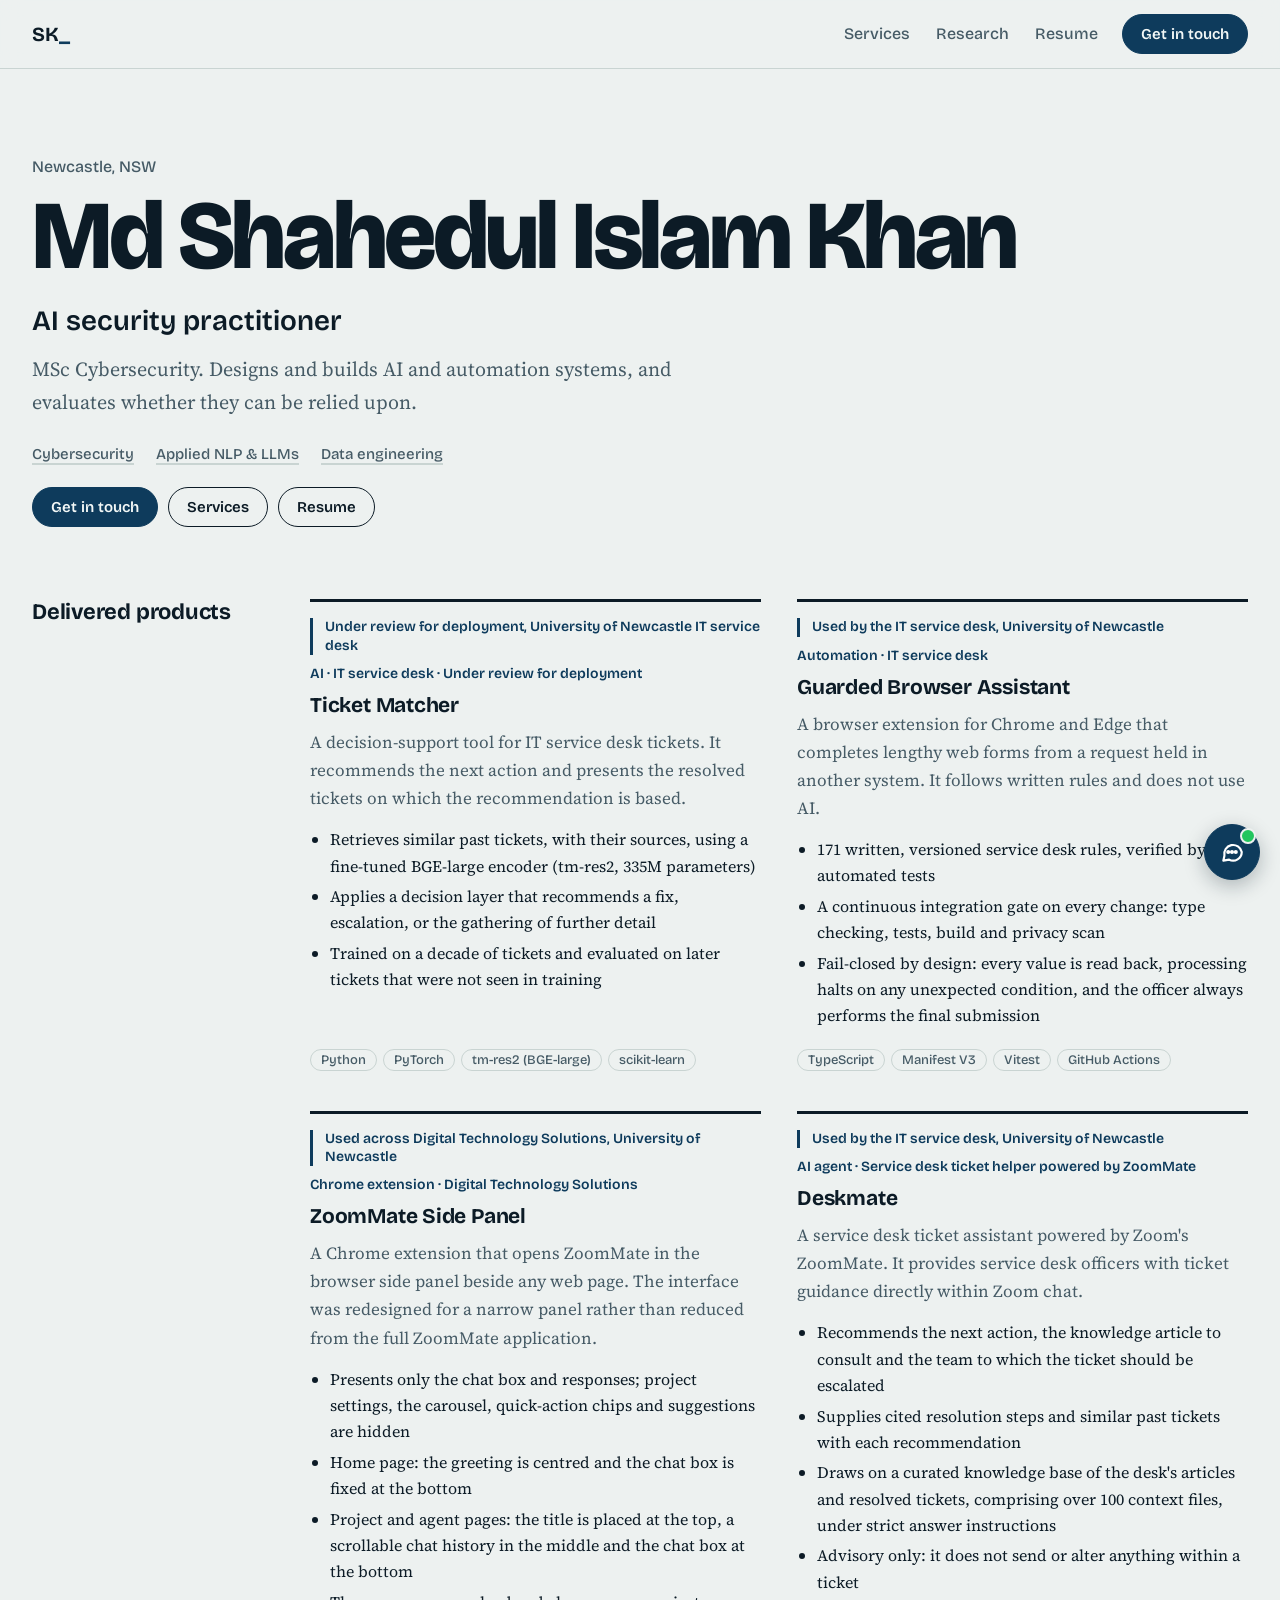
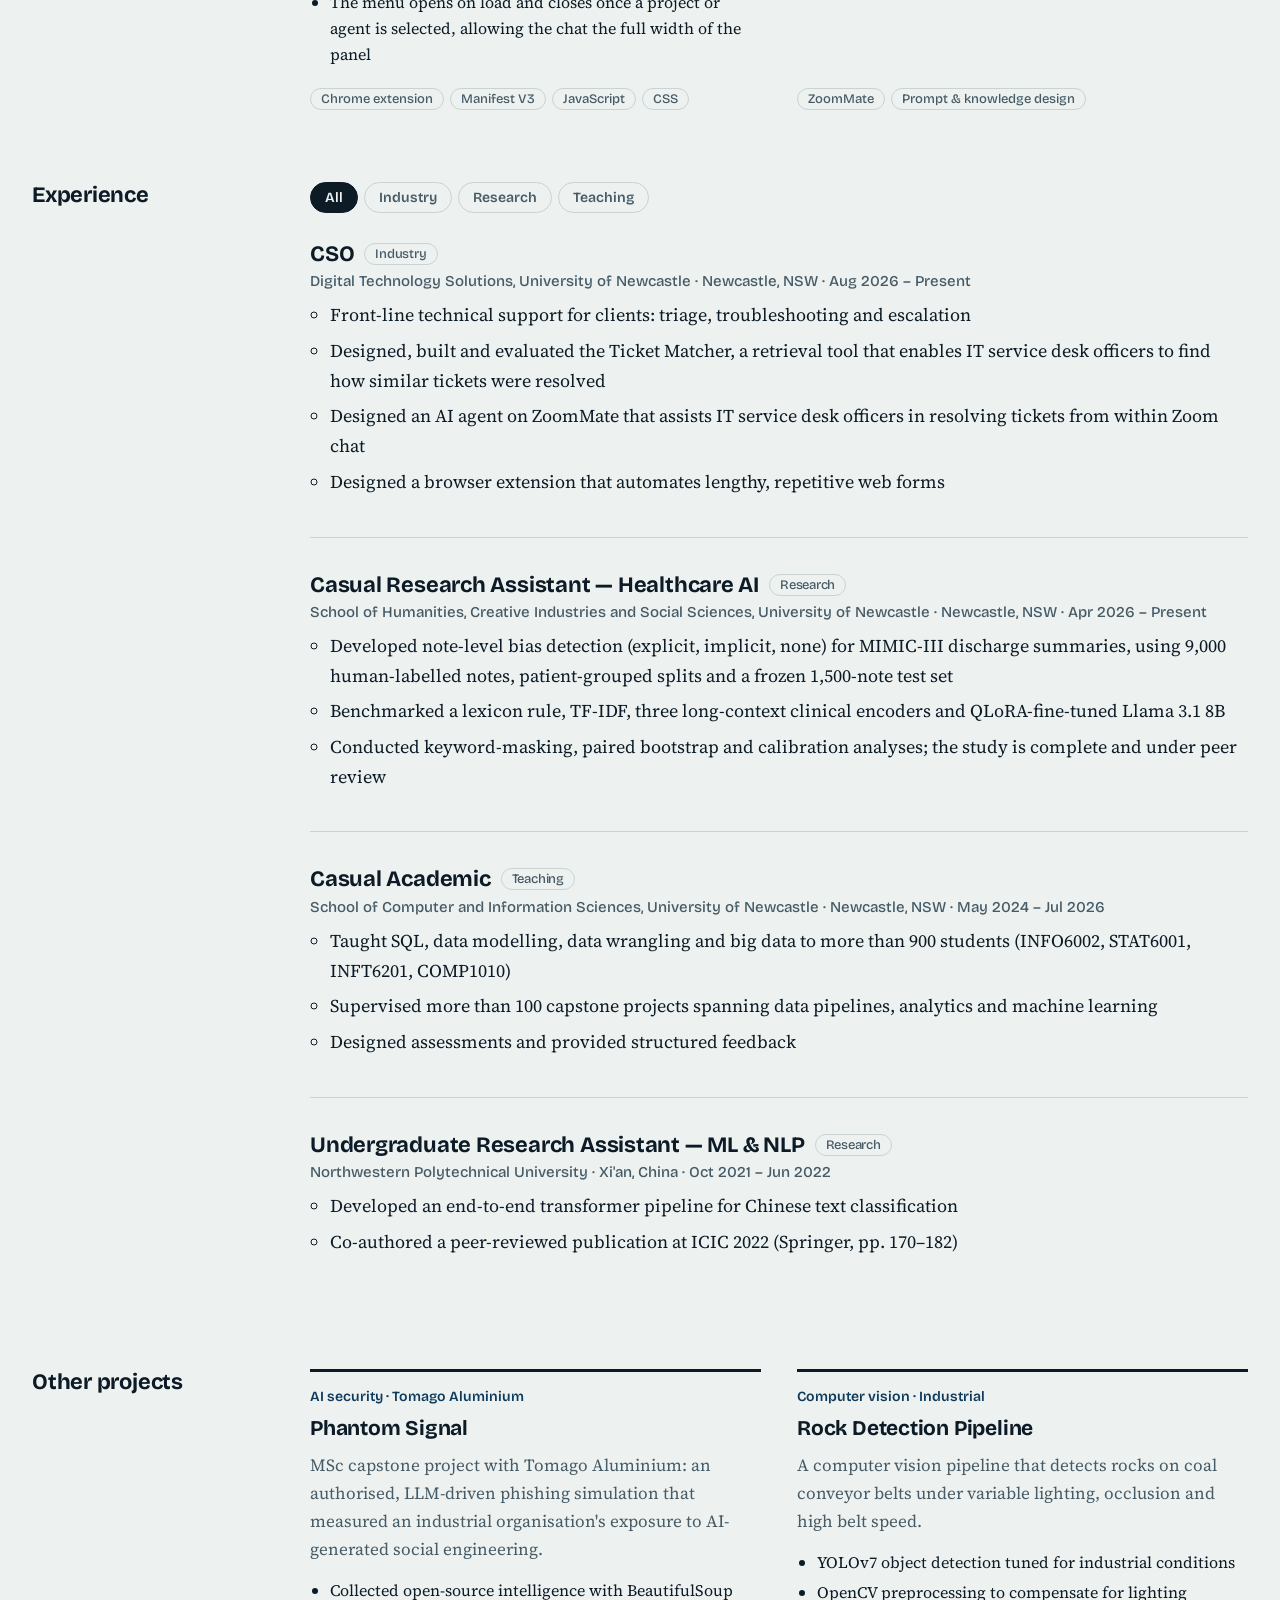
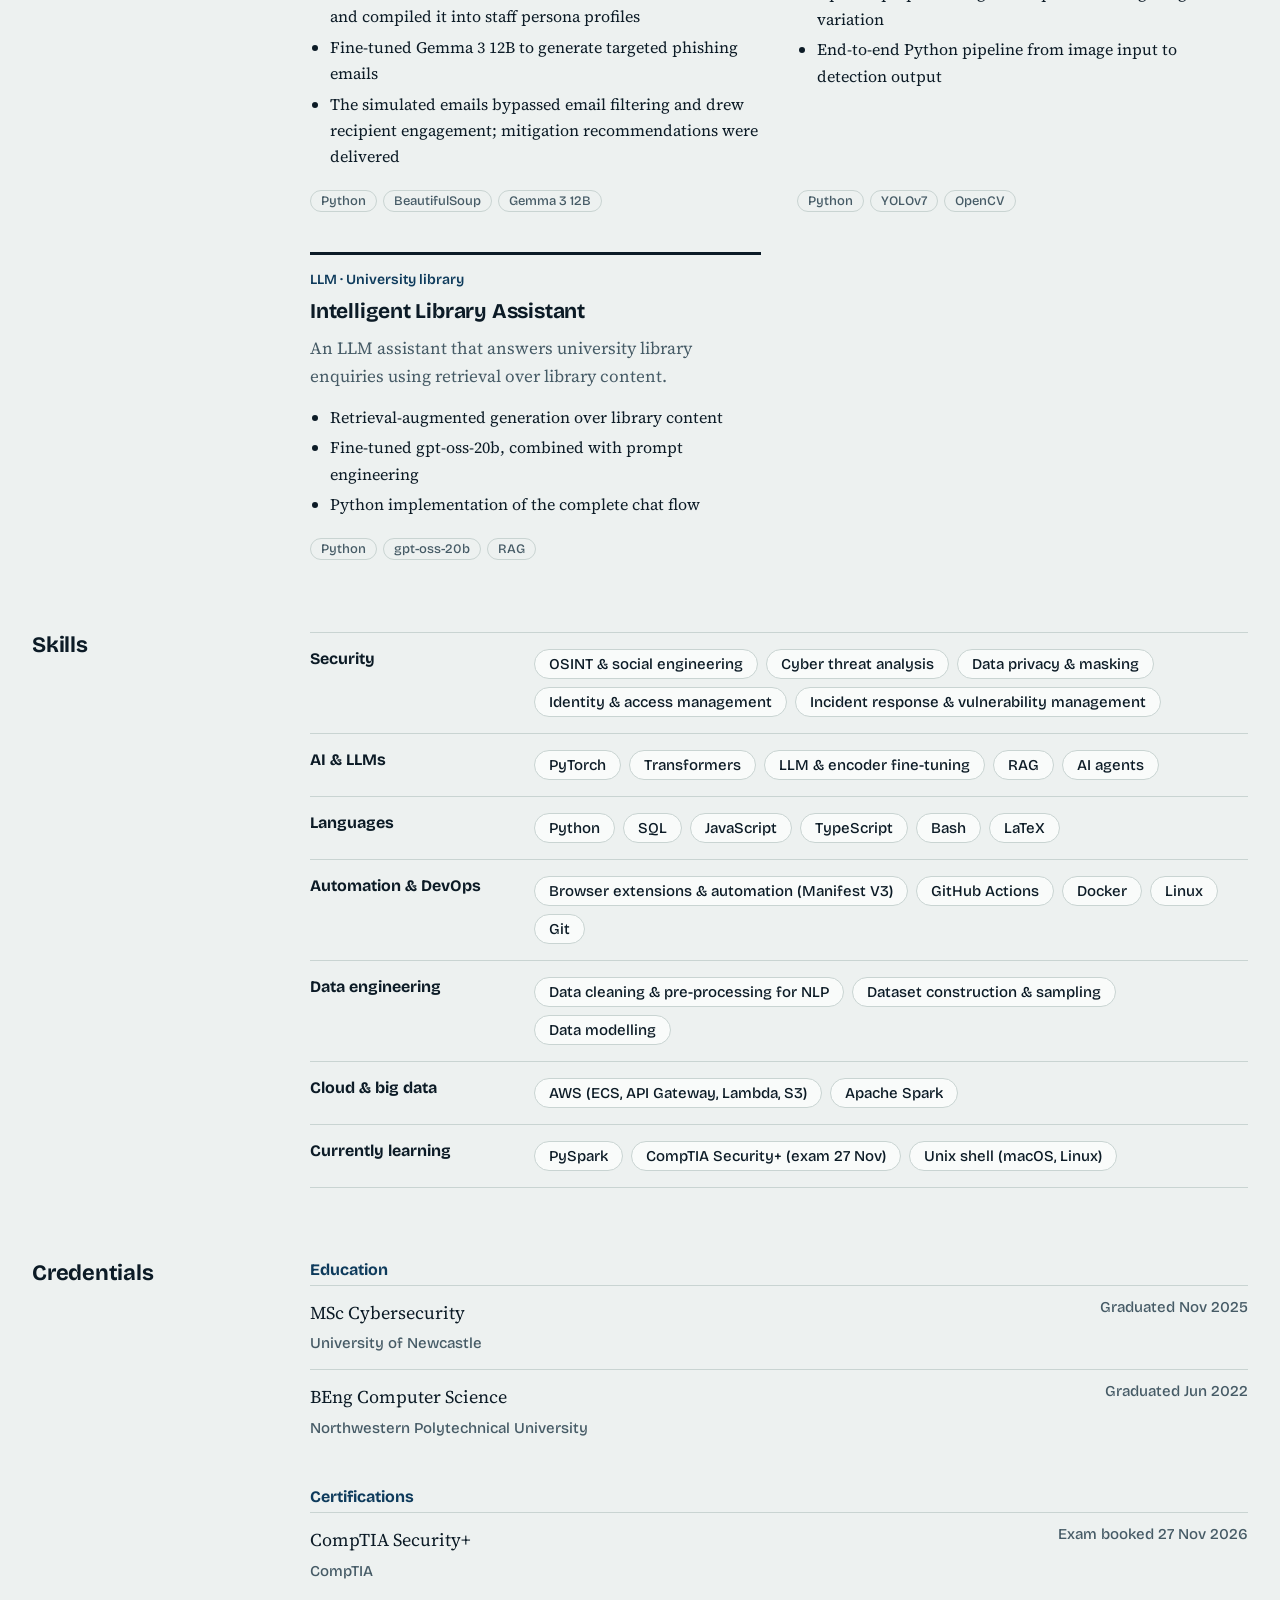
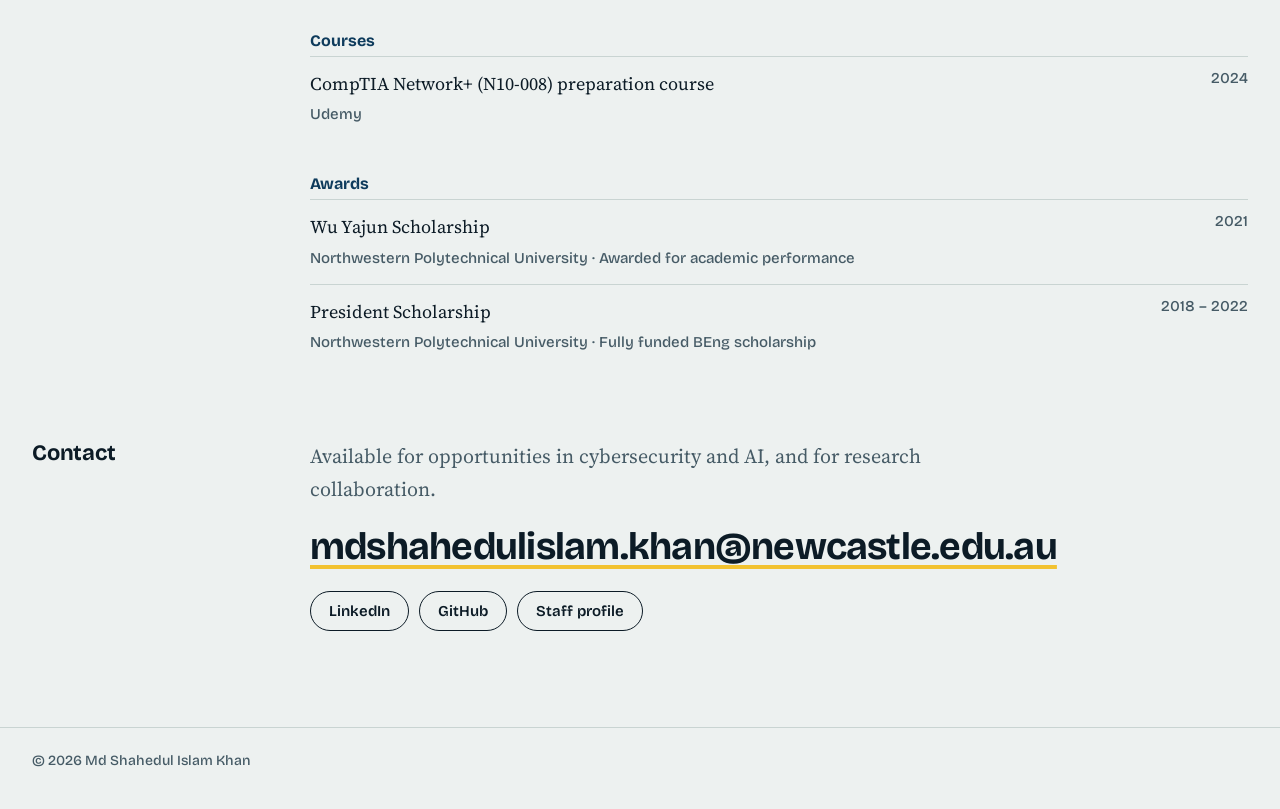
<file: public/index.html>
<!doctype html>
<html lang="en">
<head>
<meta charset="utf-8">
<meta name="viewport" content="width=device-width, initial-scale=1">
<title>Md Shahedul Islam Khan — AI security practitioner</title>
<meta name="description" content="AI security practitioner. MSc Cybersecurity. Designs and builds AI and automation systems, with research in natural language processing, large language models and security.">
<meta property="og:type" content="website">
<meta property="og:title" content="Md Shahedul Islam Khan — AI security practitioner">
<meta property="og:description" content="MSc Cybersecurity. Designs and builds AI and automation systems, and evaluates whether they can be relied upon.">
<meta property="og:url" content="https://mdshahedulislamkhan.com/">
<meta property="og:image" content="https://mdshahedulislamkhan.com/og.png">
<meta property="og:image:width" content="1200">
<meta property="og:image:height" content="630">
<meta name="twitter:card" content="summary_large_image">
<link rel="preconnect" href="https://fonts.googleapis.com"><link rel="preconnect" href="https://fonts.gstatic.com" crossorigin><link href="https://fonts.googleapis.com/css2?family=Bricolage+Grotesque:opsz,wght@12..96,500;12..96,600;12..96,700;12..96,800&family=Source+Serif+4:ital,opsz,wght@0,8..60,400;0,8..60,600;1,8..60,400&display=swap" rel="stylesheet">
<link rel="stylesheet" href="style.css">
</head>
<body>
<header class="nav">
  <a class="brand" href="#top" aria-label="Md Shahedul Islam Khan">SK<span>_</span></a>
  <nav>
    <a href="services.html">Services</a>
    <a href="research.html">Research</a>
    <a href="shahed_resume.pdf">Resume</a>
  </nav>
  <a class="btn primary nav-cta" href="#contact">Get in touch</a>
</header>

<main id="top">
  <section class="hero">
    <p class="eyebrow" id="location"></p>
    <h1 id="name"></h1>
    <p class="headline" id="headline"></p>
    <p class="tagline" id="tagline"></p>
    <ul class="chips" id="focus"></ul>
    <div class="cta hero-cta">
      <a class="btn primary" href="#contact">Get in touch</a>
      <a class="btn" href="services.html">Services</a>
      <a class="btn" href="shahed_resume.pdf">Resume</a>
    </div>
  </section>

  <section id="products">
    <h2>Delivered products</h2>
    <div class="grid" id="productGrid"></div>
  </section>

  <section id="experience">
    <h2>Experience</h2>
    <div class="filters" id="filters"></div>
    <ol class="timeline" id="timeline"></ol>
  </section>

  <section id="projects">
    <h2>Other projects</h2>
    <div class="grid" id="projectGrid"></div>
  </section>

  <section id="skills">
    <h2>Skills</h2>
    <div class="skills" id="skillList"></div>
  </section>

  <section id="credentials">
    <h2>Credentials</h2>
    <div class="credwrap" id="credList"></div>
  </section>

  <section id="contact">
    <h2>Contact</h2>
    <p class="tagline">Available for opportunities in cybersecurity and AI, and for research collaboration.</p>
    <p class="mailrow"><a class="mail" id="mail"></a></p>
    <div class="cta" id="links"></div>
  </section>
</main>

<footer><span id="year"></span></footer>
<script src="app.js"></script>
<script src="chat.js"></script>
</body>
</html>
</file>
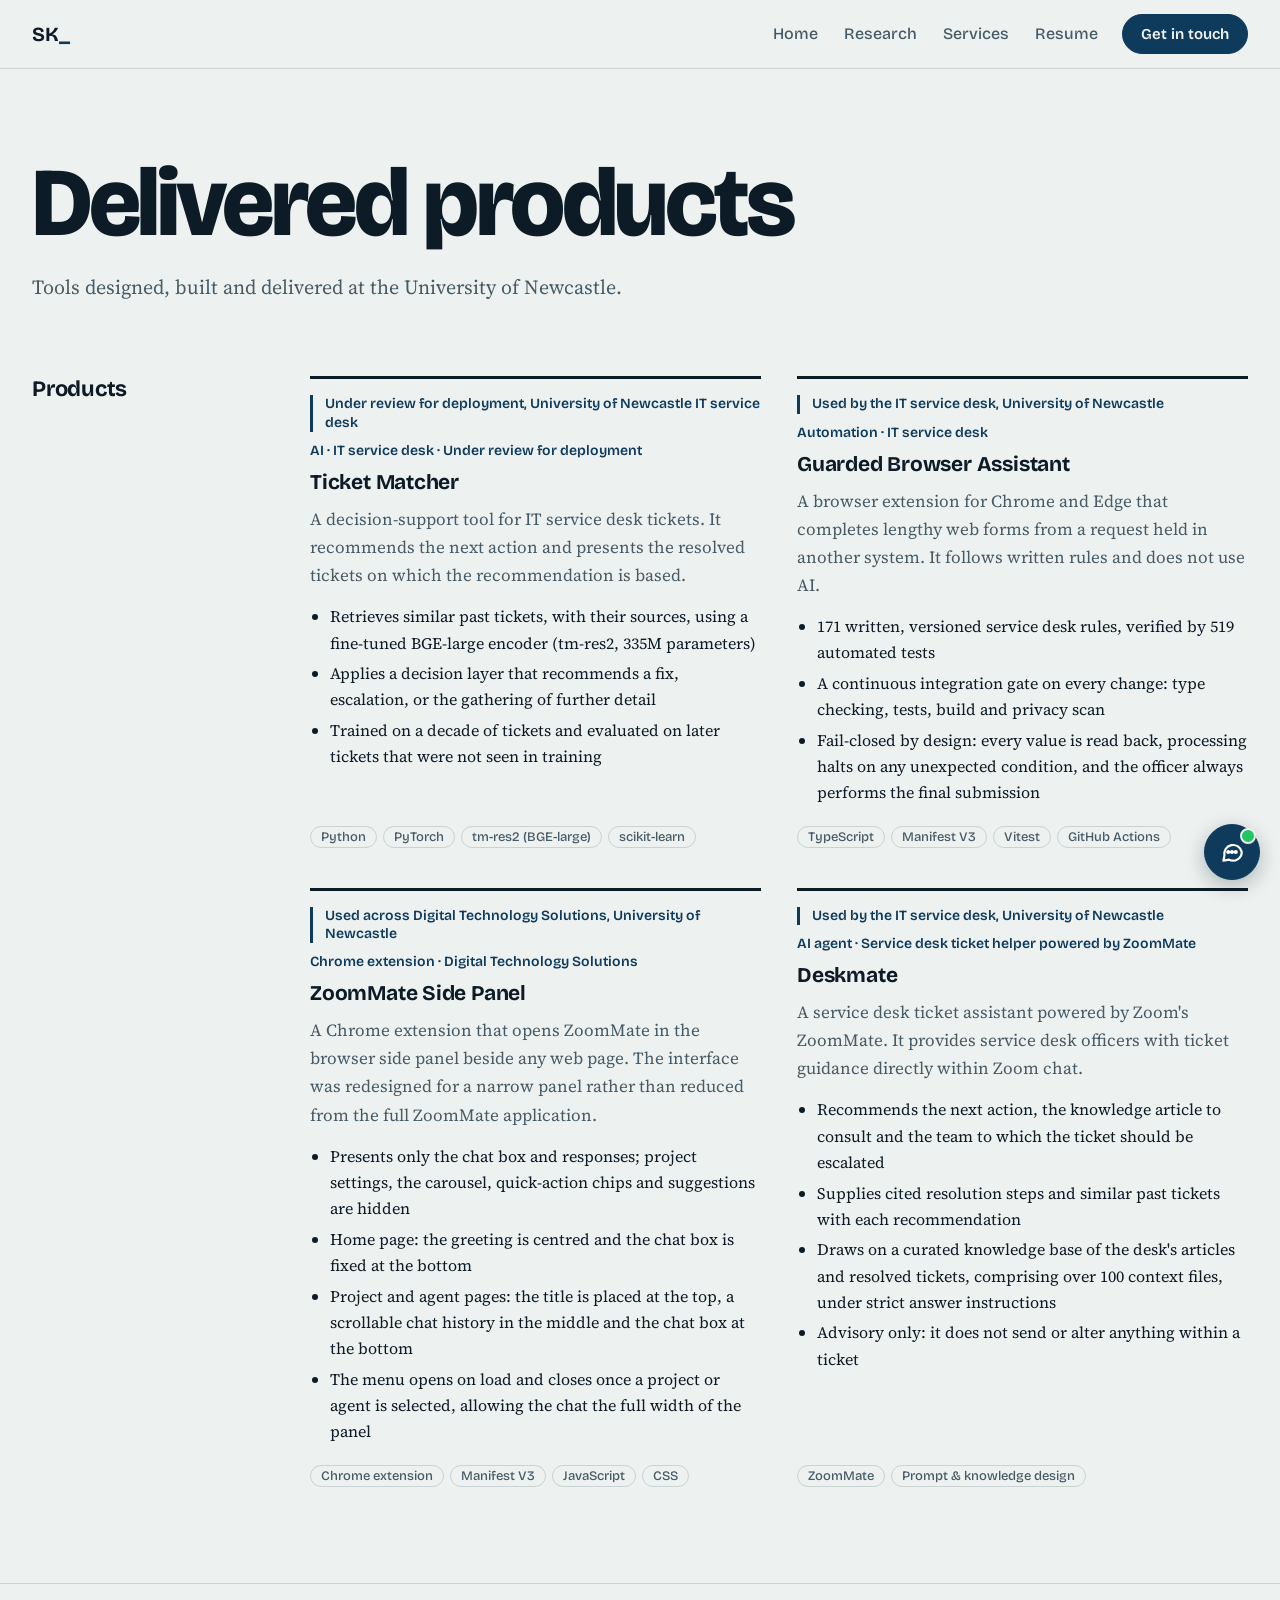
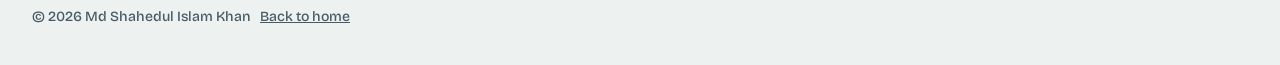
<file: public/products.html>
<!doctype html>
<html lang="en">
<head>
<meta charset="utf-8">
<meta name="viewport" content="width=device-width, initial-scale=1">
<title>Delivered products — Md Shahedul Islam Khan</title>
<meta name="description" content="Tools designed, built and delivered for the IT service desk and Digital Technology Solutions at the University of Newcastle.">
<meta property="og:type" content="website">
<meta property="og:title" content="Delivered products — Md Shahedul Islam Khan">
<meta property="og:description" content="Tools designed, built and delivered for the IT service desk and Digital Technology Solutions at the University of Newcastle.">
<meta property="og:url" content="https://mdshahedulislamkhan.com/products.html">
<meta property="og:image" content="https://mdshahedulislamkhan.com/og.png">
<meta property="og:image:width" content="1200">
<meta property="og:image:height" content="630">
<meta name="twitter:card" content="summary_large_image">
<link rel="preconnect" href="https://fonts.googleapis.com"><link rel="preconnect" href="https://fonts.gstatic.com" crossorigin><link href="https://fonts.googleapis.com/css2?family=Bricolage+Grotesque:opsz,wght@12..96,500;12..96,600;12..96,700;12..96,800&family=Source+Serif+4:ital,opsz,wght@0,8..60,400;0,8..60,600;1,8..60,400&display=swap" rel="stylesheet">
<link rel="stylesheet" href="style.css">
</head>
<body>
<header class="nav">
  <a class="brand" href="index.html" aria-label="Md Shahedul Islam Khan">SK<span>_</span></a>
  <nav>
    <a href="index.html">Home</a>
    <a href="research.html">Research</a>
    <a href="services.html">Services</a>
    <a href="shahed_resume.pdf">Resume</a>
  </nav>
  <a class="btn primary nav-cta" href="index.html#contact">Get in touch</a>
</header>
<main>
  <section class="hero">
    
    <h1>Delivered products</h1>
    <p class="tagline">Tools designed, built and delivered at the University of Newcastle.</p>
  </section>
  <section><h2>Products</h2><div class="grid" id="productGrid"></div></section>
</main>
<footer><span id="year"></span> &nbsp; <a href="index.html">Back to home</a></footer>
<script>
const $=(i)=>document.getElementById(i);
const esc=(s)=>String(s??"").replace(/[&<>"]/g,(c)=>({"&":"&amp;","<":"&lt;",">":"&gt;",'"':"&quot;"}[c]));
fetch("data.json",{cache:"no-cache"}).then(r=>r.json()).then(d=>{
  $("year").textContent="© "+new Date().getFullYear()+" "+d.profile.name;
  d.projects.filter(pr=>pr.kind==="product").forEach(pr=>{
    const c=document.createElement("article");c.className="card";
    c.innerHTML=`${pr.status?`<span class="status">${esc(pr.status)}</span>`:""}<span class="k">${esc(pr.tag)}</span><h3>${esc(pr.title)}</h3><p>${esc(pr.desc)}</p><ul class="hl">${(pr.highlights||[]).map(h=>`<li>${esc(h)}</li>`).join("")}</ul><div class="stack">${pr.stack.map(x=>`<span class="tag">${esc(x)}</span>`).join("")}</div>`;
    $("productGrid").append(c);
  });
});
</script>
<script src="chat.js"></script>
</body>
</html>
</file>
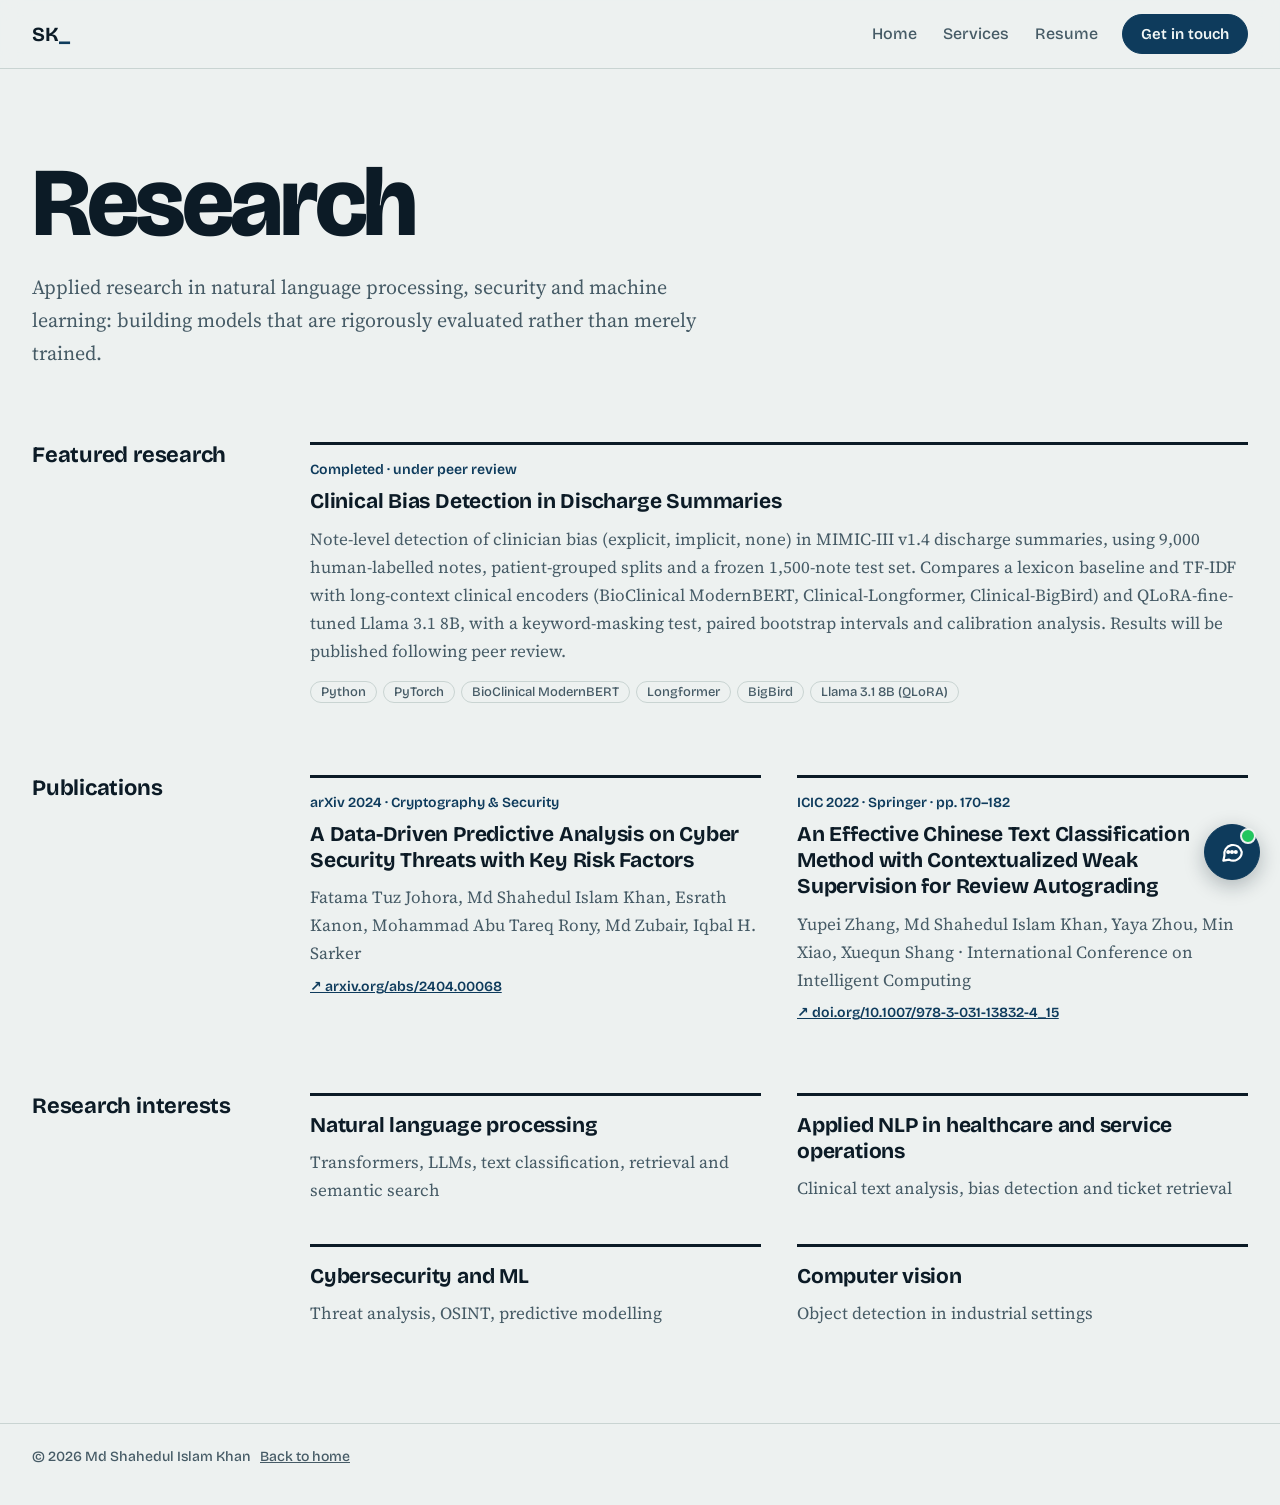
<file: public/research.html>
<!doctype html>
<html lang="en">
<head>
<meta charset="utf-8">
<meta name="viewport" content="width=device-width, initial-scale=1">
<title>Research — Md Shahedul Islam Khan</title>
<meta name="description" content="Research and publications: natural language processing, machine learning and cybersecurity.">
<meta property="og:type" content="website">
<meta property="og:title" content="Research — Md Shahedul Islam Khan">
<meta property="og:description" content="Applied research in natural language processing, security and machine learning.">
<meta property="og:url" content="https://mdshahedulislamkhan.com/research.html">
<meta property="og:image" content="https://mdshahedulislamkhan.com/og.png">
<meta property="og:image:width" content="1200">
<meta property="og:image:height" content="630">
<meta name="twitter:card" content="summary_large_image">
<link rel="preconnect" href="https://fonts.googleapis.com"><link rel="preconnect" href="https://fonts.gstatic.com" crossorigin><link href="https://fonts.googleapis.com/css2?family=Bricolage+Grotesque:opsz,wght@12..96,500;12..96,600;12..96,700;12..96,800&family=Source+Serif+4:ital,opsz,wght@0,8..60,400;0,8..60,600;1,8..60,400&display=swap" rel="stylesheet">
<link rel="stylesheet" href="style.css">
</head>
<body>
<header class="nav">
  <a class="brand" href="index.html" aria-label="Md Shahedul Islam Khan">SK<span>_</span></a>
  <nav>
    <a href="index.html">Home</a>
    <a href="services.html">Services</a>
    <a href="shahed_resume.pdf">Resume</a>
  </nav>
  <a class="btn primary nav-cta" href="index.html#contact">Get in touch</a>
</header>
<main>
  <section class="hero">
    
    <h1>Research</h1>
    <p class="tagline" id="intro"></p>
  </section>
  <section id="current"><h2>Featured research</h2><div id="cur"></div></section>
  <section id="publications"><h2>Publications</h2><div class="grid" id="pubs"></div></section>
  <section id="interests"><h2>Research interests</h2><div class="grid" id="ints"></div></section>
</main>
<footer><span id="year"></span> &nbsp; <a href="index.html">Back to home</a></footer>
<script>
const $=(i)=>document.getElementById(i);
const esc=(s)=>String(s??"").replace(/[&<>"]/g,(c)=>({"&":"&amp;","<":"&lt;",">":"&gt;",'"':"&quot;"}[c]));
const el=(t,c,h)=>{const e=document.createElement(t);if(c)e.className=c;e.innerHTML=h;return e;};
fetch("data.json",{cache:"no-cache"}).then(r=>r.json()).then(d=>{
  const r=d.research;
  $("year").textContent="© "+new Date().getFullYear()+" "+d.profile.name;
  $("intro").textContent=r.intro;
  const c=r.current;
  $("cur").append(el("article","card",`<span class="k">${esc(c.status)}</span><h3>${esc(c.title)}</h3><p>${esc(c.desc)}</p>
    <div class="stack">${c.stack.map(s=>`<span class="tag">${esc(s)}</span>`).join("")}</div>`));
  r.publications.forEach(p=>$("pubs").append(el("article","card",`<span class="k">${esc(p.venue)}</span><h3>${esc(p.title)}</h3><p>${esc(p.authors)}</p>${p.link?`<a class="soon" href="${esc(p.link)}" rel="noopener">↗ ${esc(p.linkLabel)}</a>`:""}`)));
  r.interests.forEach(i=>$("ints").append(el("article","card",`<h3>${esc(i.title)}</h3><p>${esc(i.desc)}</p>`)));
});
</script>
<script src="chat.js"></script>
</body>
</html>
</file>
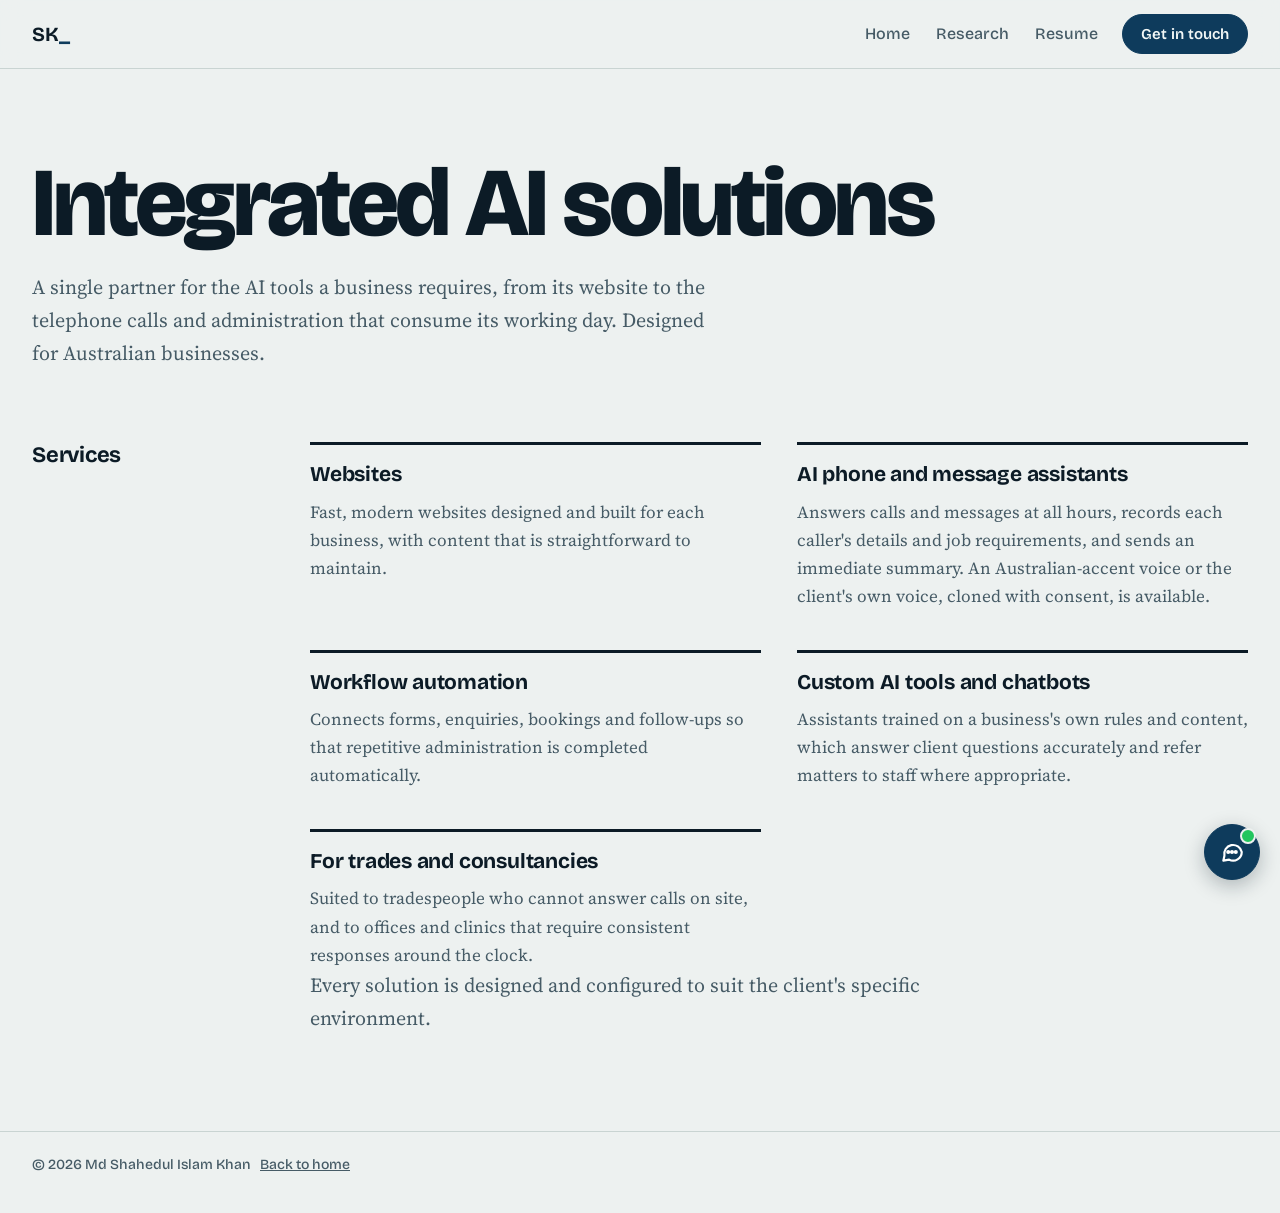
<file: public/services.html>
<!doctype html>
<html lang="en">
<head>
<meta charset="utf-8">
<meta name="viewport" content="width=device-width, initial-scale=1">
<title>Integrated AI solutions — Md Shahedul Islam Khan</title>
<meta name="description" content="AI assistants that answer calls and client messages 24/7 for local Australian businesses.">
<meta property="og:type" content="website">
<meta property="og:title" content="Integrated AI solutions — Md Shahedul Islam Khan">
<meta property="og:description" content="AI assistants that answer calls and client messages 24/7 for local Australian businesses.">
<meta property="og:url" content="https://mdshahedulislamkhan.com/services.html">
<meta property="og:image" content="https://mdshahedulislamkhan.com/og.png">
<meta property="og:image:width" content="1200">
<meta property="og:image:height" content="630">
<meta name="twitter:card" content="summary_large_image">
<link rel="preconnect" href="https://fonts.googleapis.com"><link rel="preconnect" href="https://fonts.gstatic.com" crossorigin><link href="https://fonts.googleapis.com/css2?family=Bricolage+Grotesque:opsz,wght@12..96,500;12..96,600;12..96,700;12..96,800&family=Source+Serif+4:ital,opsz,wght@0,8..60,400;0,8..60,600;1,8..60,400&display=swap" rel="stylesheet">
<link rel="stylesheet" href="style.css">
</head>
<body>
<header class="nav">
  <a class="brand" href="index.html" aria-label="Md Shahedul Islam Khan">SK<span>_</span></a>
  <nav>
    <a href="index.html">Home</a>
    <a href="research.html">Research</a>
    <a href="shahed_resume.pdf">Resume</a>
  </nav>
  <a class="btn primary nav-cta" href="index.html#contact">Get in touch</a>
</header>
<main>
  <section class="hero">
    
    <h1>Integrated AI solutions</h1>
    <p class="tagline" id="svcIntro"></p>
  </section>
  <section><h2>Services</h2><div class="grid" id="svcGrid"></div>
    <p class="tagline" id="svcCta"></p></section>
</main>
<footer><span id="year"></span> &nbsp; <a href="index.html">Back to home</a></footer>
<script>
const $=(i)=>document.getElementById(i);
const esc=(s)=>String(s??"").replace(/[&<>"]/g,(c)=>({"&":"&amp;","<":"&lt;",">":"&gt;",'"':"&quot;"}[c]));
fetch("data.json",{cache:"no-cache"}).then(r=>r.json()).then(d=>{
  const s=d.services;
  $("year").textContent="© "+new Date().getFullYear()+" "+d.profile.name;
  $("svcIntro").textContent=s.intro; $("svcCta").textContent=s.cta;
  s.items.forEach(i=>{const e=document.createElement("article");e.className="card";e.innerHTML=`<h3>${esc(i.title)}</h3><p>${esc(i.desc)}</p>`;$("svcGrid").append(e);});
});
</script>
<script src="chat.js"></script>
</body>
</html>
</file>
<file: public/style.css>
:root{
  --bg:#EDF1F0; --panel:#F9FBFA; --line:#C9D4D2; --text:#0C1B26; --mute:#465B66;
  --accent:#0E3B5C; --signal:#F2C230; --block:#0E3B5C; --on-block:#F2F7F6;
  --display:"Bricolage Grotesque","Avenir Next","Segoe UI",system-ui,sans-serif;
  --serif:"Source Serif 4",Charter,"Iowan Old Style",Georgia,serif;
  --mono:ui-monospace,SFMono-Regular,Menlo,Consolas,monospace; /* used by chat widget */
  --sans:var(--serif);
}
@media (prefers-color-scheme: dark){
  :root{--bg:#0B1A24; --panel:#11283A; --line:#23404F; --text:#E8EFEE; --mute:#9AB0B8; --accent:#8CC3E3; --block:#12405F}
}
*{box-sizing:border-box}
html{scroll-behavior:smooth;-webkit-text-size-adjust:100%;text-size-adjust:100%}
body{margin:0;background:var(--bg);color:var(--text);font:18px/1.65 var(--serif);overflow-x:clip}
a{color:inherit}
:focus-visible{outline:3px solid var(--signal);outline-offset:3px;border-radius:4px}
@media (prefers-reduced-motion:reduce){html{scroll-behavior:auto}*{transition:none!important;animation:none!important}}

/* header */
.nav{position:sticky;top:0;z-index:10;display:flex;align-items:center;gap:24px;padding:14px max(32px,calc((100% - 2000px)/2 + 32px));
  background:color-mix(in srgb,var(--bg) 90%,transparent);backdrop-filter:blur(10px);border-bottom:1px solid var(--line)}
.brand{font:700 20px var(--display);letter-spacing:-.01em;text-decoration:none;margin-right:auto}.brand span{color:var(--accent)}
.nav nav{display:flex;gap:26px}
.nav nav a{font:500 16px var(--display);text-decoration:none;color:var(--mute);padding:4px 0;border-bottom:2px solid transparent}
.nav nav a:hover{color:var(--text);border-color:var(--signal)}
.btn{font:600 15px var(--display);padding:10px 18px;border:1.5px solid var(--text);border-radius:999px;text-decoration:none;background:none;color:var(--text);transition:background .15s,color .15s}
.btn:hover{background:var(--text);color:var(--bg)}
.btn.primary{background:var(--block);border-color:var(--block);color:var(--on-block)}
.btn.primary:hover{background:var(--signal);border-color:var(--signal);color:#0C1B26}

/* layout */
main{max-width:2000px;margin:0 auto;padding:0 32px}
section{display:grid;grid-template-columns:230px minmax(0,1fr);gap:0 48px;padding:72px 0 0}
section>h2{grid-column:1;margin:0;font:700 22px/1.2 var(--display);letter-spacing:-.01em;white-space:nowrap;position:sticky;top:84px;align-self:start}
section>*:not(h2){grid-column:2}
section>h2 span{display:none}
.hero{display:block;padding:88px 0 0;container-type:inline-size}
.hero>*{grid-column:auto}
.eyebrow{font:500 16px var(--display);color:var(--mute);margin:0 0 14px}
h1{font:800 clamp(16px,min(8cqw,104px),104px)/.95 var(--display);letter-spacing:-.035em;margin:0 0 22px;white-space:nowrap}
.headline{font:600 clamp(20px,2.6vw,28px)/1.25 var(--display);margin:0 0 14px}
.tagline{max-width:34em;color:var(--mute);font-size:20px;margin:0}
.chips{display:flex;flex-wrap:wrap;gap:6px 22px;list-style:none;padding:0;margin:26px 0 0;font:500 15px var(--display);color:var(--mute)}
.chips li{padding:0;border:0;border-bottom:2px solid var(--line)}

.hero-cta{margin-top:34px}

/* experience */
.filters{display:flex;gap:6px;margin-bottom:28px;flex-wrap:wrap}
.filters button{font:600 14px var(--display);padding:6px 14px;border-radius:999px;border:1.5px solid var(--line);background:none;color:var(--mute);cursor:pointer}
.filters button:hover{border-color:var(--text);color:var(--text)}
.filters button.on{background:var(--text);border-color:var(--text);color:var(--bg)}
.timeline{list-style:none;padding:0;margin:0}
.job{position:relative;padding:0 0 34px;margin:0 0 34px;border-bottom:1px solid var(--line)}
.job:last-child{border:0;margin:0}
.job h3{margin:0;font:700 22px/1.25 var(--display);letter-spacing:-.01em}
.job .meta{font:500 15px var(--display);color:var(--mute);margin:4px 0 10px}
.job ul{margin:0;padding-left:20px;color:var(--text)}.job li{margin:6px 0}
.tag{font:500 13px var(--display);padding:2px 10px;border:1px solid var(--line);border-radius:999px;color:var(--mute);white-space:nowrap}
.job .tag{margin-left:10px;vertical-align:3px}

/* projects, services, research cards: ruled entries, not boxes */
.grid{display:grid;grid-template-columns:repeat(2,minmax(0,1fr));gap:40px 36px}
.card{display:flex;flex-direction:column;gap:10px;padding:16px 0 0;border-top:3px solid var(--text);background:none}
.card:hover{border-top-color:var(--signal)}
.card h3{margin:0;font:700 21px/1.25 var(--display);letter-spacing:-.01em}
.card p{margin:0;color:var(--mute);font-size:17px}
.card .k{font:600 14px var(--display);color:var(--accent)}
.card .hl{margin:0;padding-left:20px;color:var(--text);font-size:16px}.card .hl li{margin:4px 0}
.card .soon{font:600 14px var(--display);color:var(--accent)}
.card .stack{display:flex;flex-wrap:wrap;gap:6px;margin-top:auto;padding-top:6px}

/* skills */
.skills{display:grid;gap:0}
.skills>div{display:grid;grid-template-columns:200px 1fr;gap:6px 24px;padding:16px 0;border-top:1px solid var(--line);background:none}
.skills>div:last-child{border-bottom:1px solid var(--line)}
.skills h3{font:700 16px var(--display);margin:0}
.skills>div{align-items:start}
.skills .tags{display:flex;flex-wrap:wrap;gap:8px}
.skills .tags span{font:500 15px var(--display);padding:5px 14px;border:1px solid var(--line);border-radius:999px;background:var(--panel);color:var(--text)}

/* credentials */
.credwrap{display:grid;gap:34px}
.credgroup h3{font:700 16px var(--display);margin:0 0 6px;color:var(--accent)}
.creds{list-style:none;padding:0;margin:0}
.creds li{display:flex;justify-content:space-between;gap:16px;padding:12px 0;border-top:1px solid var(--line)}
.creds small{color:var(--mute);font:500 15px var(--display)}
.creds li>small{white-space:nowrap}

/* contact */
.mailrow{container-type:inline-size;margin:0}
.mail{display:inline-block;max-width:100%;overflow-wrap:anywhere;font:700 clamp(12px,min(4.4cqw,38px),38px)/1.2 var(--display);letter-spacing:-.02em;text-decoration:underline;text-decoration-color:var(--signal);text-decoration-thickness:4px;text-underline-offset:6px;overflow-wrap:anywhere}
.mail:hover{background:var(--signal);color:#0C1B26;text-decoration:none}
#contact .tagline{margin-bottom:18px}
.cta{display:flex;flex-wrap:wrap;gap:10px;margin-top:22px}
footer{max-width:2000px;margin:96px auto 0;padding:24px 32px 40px;border-top:1px solid var(--line);color:var(--mute);font:500 14px var(--display)}

/* chat widget retheme (widget CSS is injected by chat.js) */
body .skc-btn{background:var(--block);color:#fff;border-color:var(--block);box-shadow:0 6px 20px rgba(12,27,38,.28)}
body .skc-btn:hover{background:var(--signal);color:#0C1B26;border-color:var(--signal)}
body .skc-btn::after{border-color:var(--bg)}
body .skc-win{border-radius:18px;font-family:var(--serif)}
body .skc-head b{font-family:var(--display);font-size:15px}
body .skc-head small{font-family:var(--display)}
body .skc-m.me{background:var(--block);color:#F2F7F6}
body .skc-send{font-family:var(--display);border-color:var(--block);color:var(--text)}
body .skc-send:hover:not(:disabled){background:var(--signal);border-color:var(--signal);color:#0C1B26}

/* tablet and mobile */
@media(max-width:860px){
  section{grid-template-columns:1fr;padding-top:56px}
  section>h2{position:static;grid-column:1;margin-bottom:22px}
  section>*:not(h2){grid-column:1}
  .grid{grid-template-columns:1fr}
  .skills>div{grid-template-columns:1fr}
}
@media(max-width:640px){
  body{font-size:17px}
  .nav{flex-wrap:wrap;gap:6px 12px;padding:10px 16px}
  .nav nav{order:3;width:100%;gap:18px}
  .btn{font-size:14px;padding:8px 14px}
  main{padding:0 18px}footer{padding:20px 18px 36px}
  .hero{padding-top:48px}
  .tagline{font-size:18px}
  .creds li{flex-direction:column;gap:2px}
}

.sub{margin:0 0 28px;color:var(--mute);font-size:19px}
.card .status{align-self:flex-start;font:600 14px/1.3 var(--display);padding:0 0 0 12px;border-left:3px solid var(--accent);color:var(--accent)}
@media (prefers-color-scheme:dark){.card .status{border-left-color:var(--text);color:var(--text)}}

/* very wide screens: use the space with three columns of cards */
@media(min-width:1800px){.grid{grid-template-columns:repeat(3,minmax(0,1fr))}}
</file>
